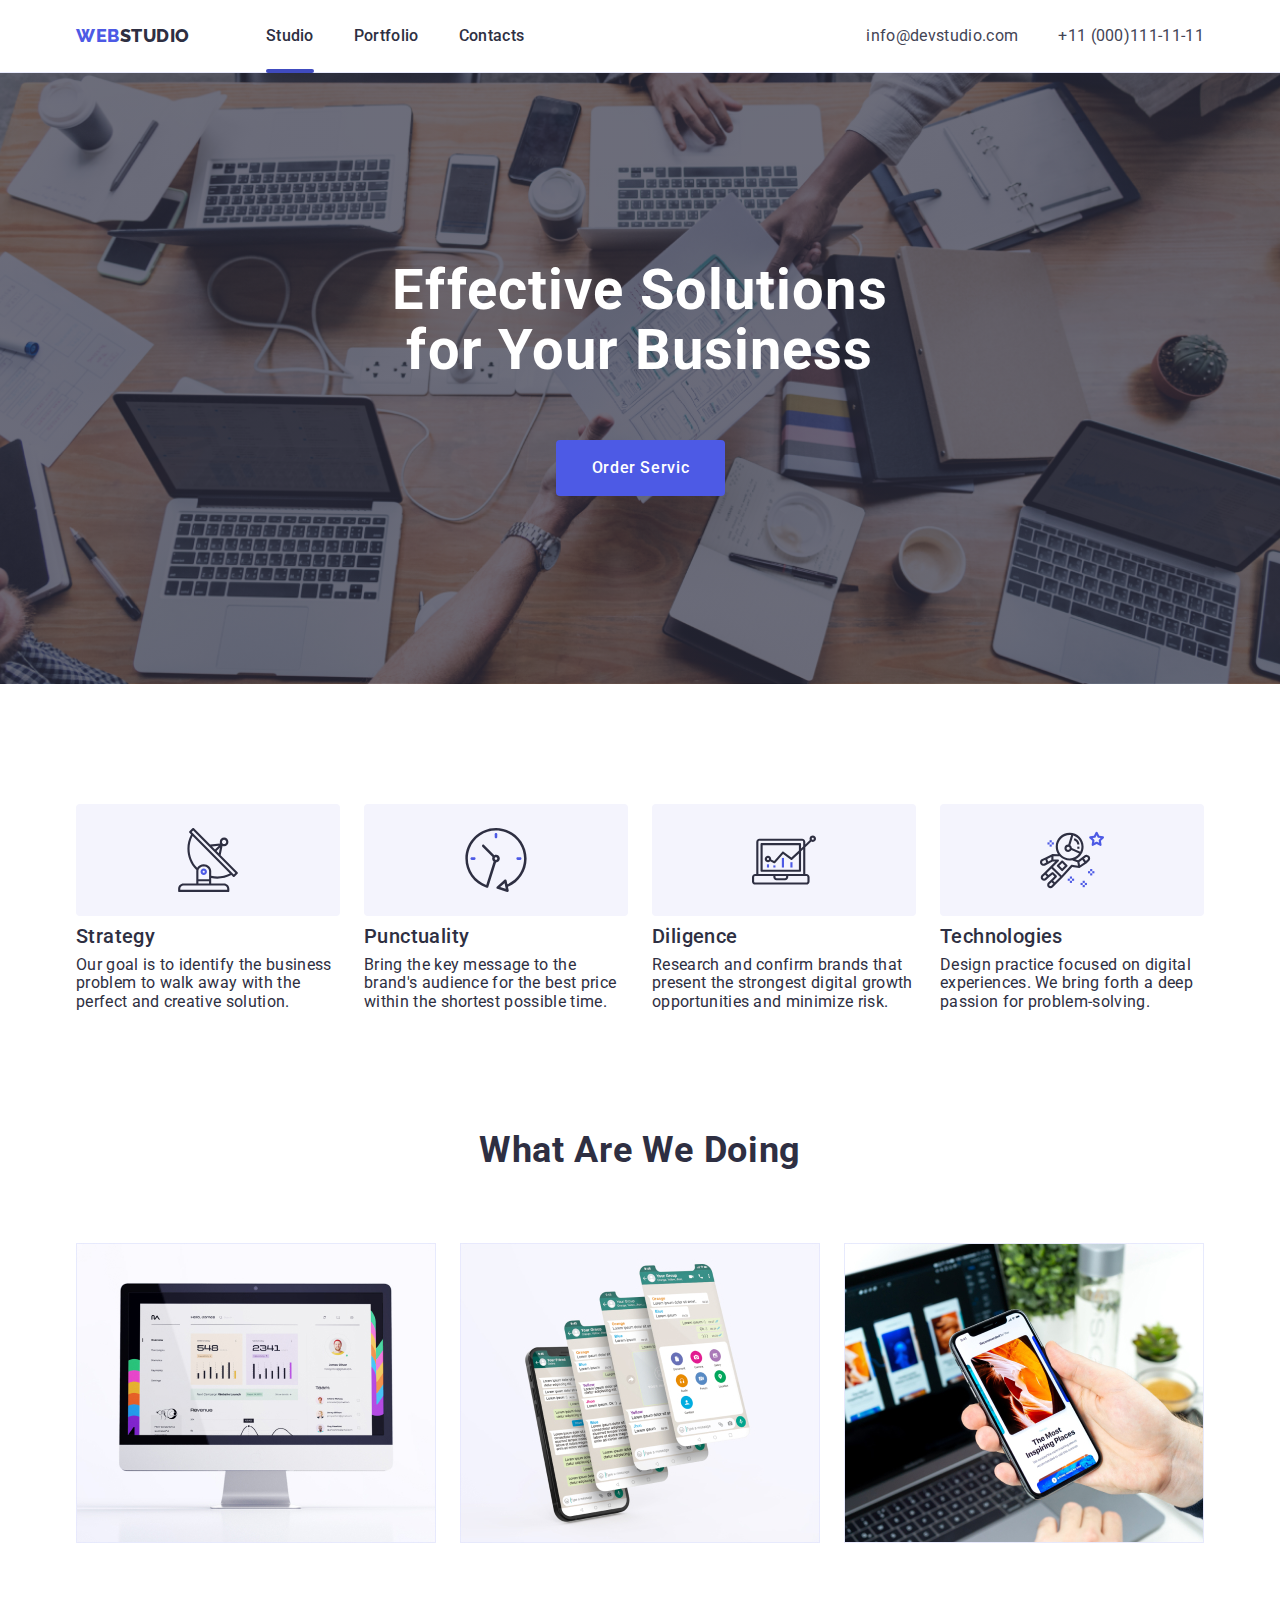
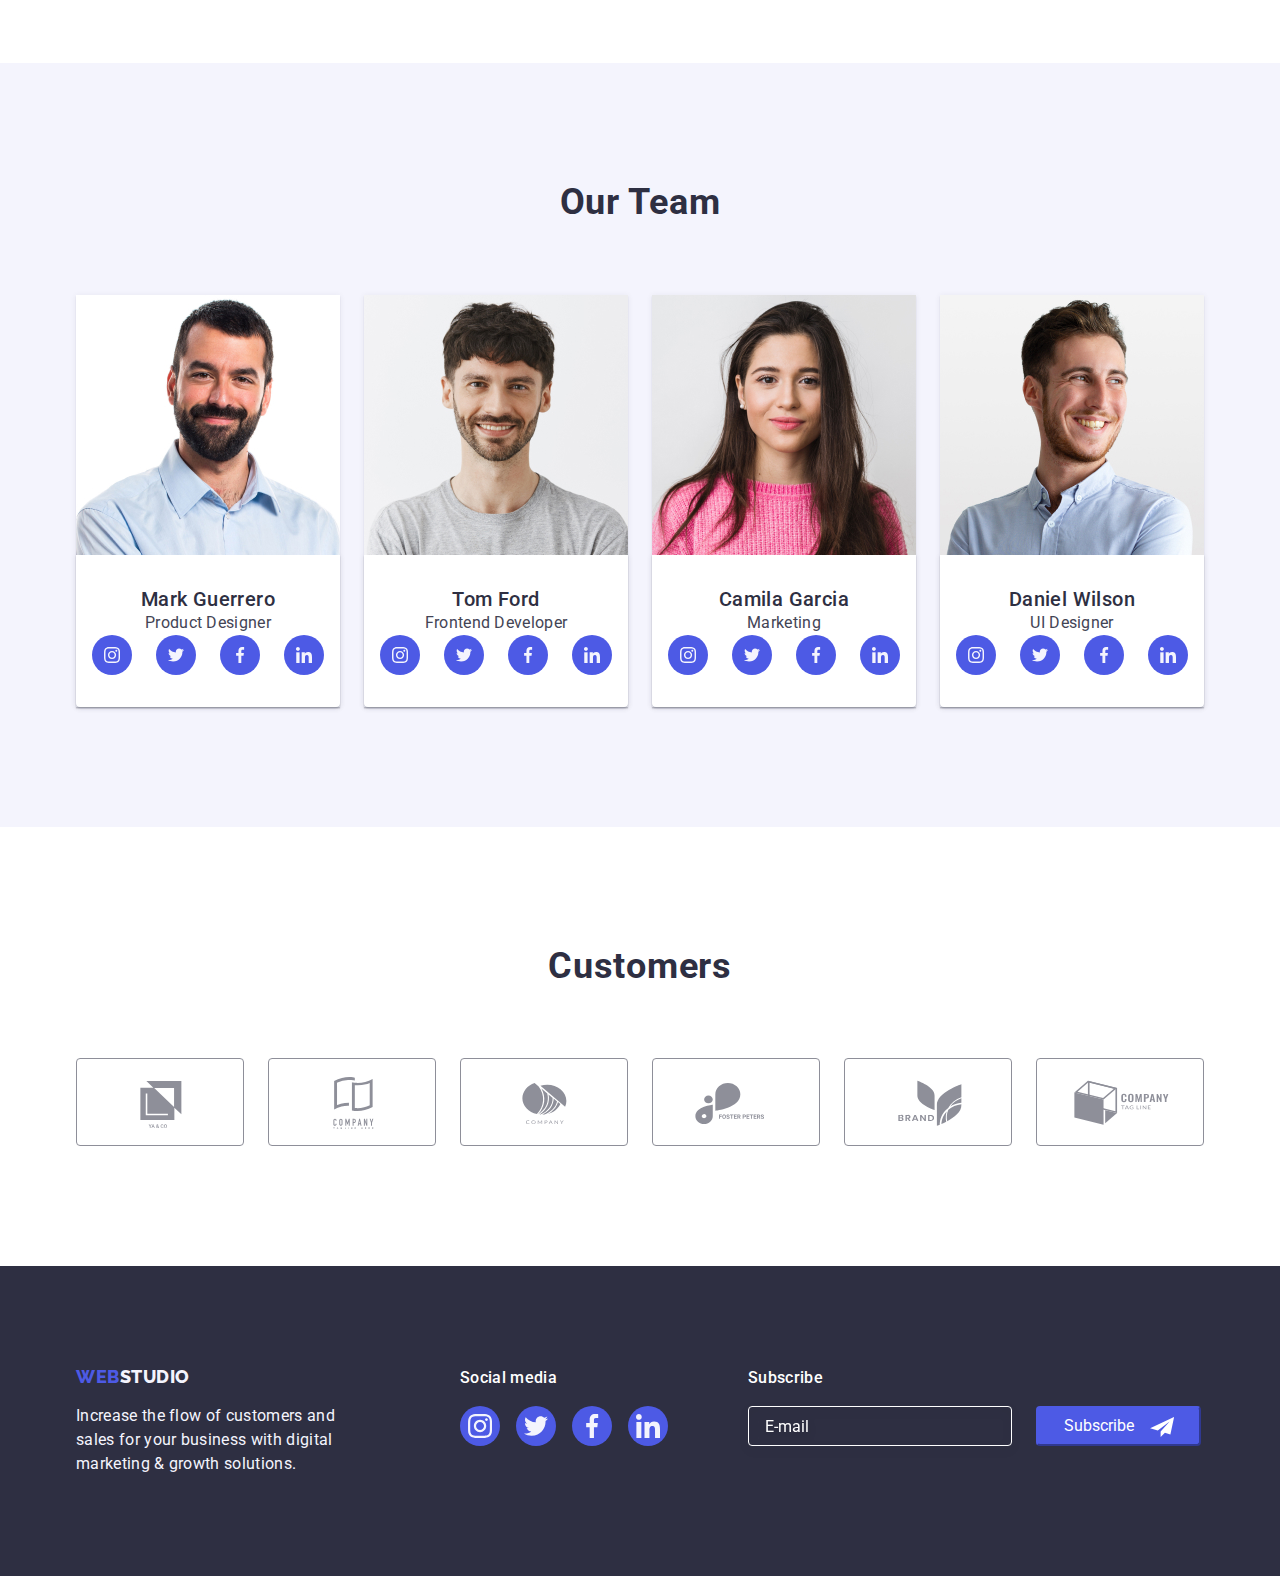
<file: index.html>
<!DOCTYPE html>
<html lang="en">

<head>
    <meta charset="UTF-8">
    <meta http-equiv="X-UA-Compatible" content="IE=edge">
    <meta name="viewport" content="width=device-width, initial-scale=1.0">
    <title>Document</title>
    <!-- fonts -->
    <link rel="preconnect" href="https://fonts.googleapis.com">
    <link rel="preconnect" href="https://fonts.gstatic.com" crossorigin>
    <link href="https://fonts.googleapis.com/css2?family=Raleway:wght@800&family=Roboto:wght@400;500;700&display=swap"
        rel="stylesheet">
    <link rel="stylesheet"
        href="https://cdnjs.cloudflare.com/ajax/libs/modern-normalize/1.1.0/modern-normalize.min.css" />
    <link rel="stylesheet" href="./css/style.css">

</head>

<body>


    <header class="header ">
        <div class="header-container container">
            <nav class="header-nav">
                <a class="header-logo link" href="./index.html">Web<span class="logo-studio ">Studio</span>
                </a>
                <ul class="header-im list">
                    <li class="header-item"><a class="header-items carrent link" href="./index.html">Studio</a></li>
                    <li class="header-item"><a class="header-items  link" href="./portfolio.html">Portfolio</a></li>
                    <li class="header-item"><a class="header-items  link" href="">Contacts</a></li>
                </ul>
            </nav>
            <address class="contacts list">
                <ul class="address-header list">
                    <li class="header-item-addres link"><a class="header-email link "
                            href="mailto:info@devstudio.com">info@devstudio.com</a></li>
                    <li class="header-item-addres link"><a class="header-email link " href="tel:+110001111111">+11
                            (000)111-11-11</a></li>
                </ul>
            </address>


        </div>
    </header>

    <main>
        <section class="main-section ">
            <div class="container">
                <h1 class="main-title">Effective Solutions
                    for Your Business</h1>
                <button class="btn" type="button" data-modal-open> Order Servic</button>
            </div>
        </section>

        <section class="main-box">
            <div class="container">

                <h2 class="advantages" hidden>No content</h2>


                <ul class="iteam-list list">


                    <li class="section-two">
                        <div class="svg-box">
                            <svg class="" width="64" height="64">
                                <use href="./images/icons.svg#icon-antenna"></use>
                            </svg>
                        </div>
                        <h3 class="main-caption"> Strategy</h3>
                        <p class="main-txt">Our goal is to identify the business
                            problem to walk away with the perfect and creative solution. </p>

                    </li>



                    <li class="section-two">
                        <div class="svg-box">

                            <svg class="" width="64" height="64">
                                <use href="./images/icons.svg#icon-clock"></use>
                            </svg>
                        </div>
                        <h3 class="main-caption"> Punctuality</h3>
                        <p class="main-txt">Bring the key message to the brand's audience for the best price
                            within
                            the
                            shortest possible
                            time.</p>

                    </li>



                    <li class=" section-two">
                        <div class="svg-box">
                            <svg class="" width="64" height="64">
                                <use href="./images/icons.svg#icon-diagram"></use>
                            </svg>
                        </div>
                        <h3 class="main-caption"> Diligence</h3>
                        <p class="main-txt">Research and confirm brands that present the strongest digital
                            growth
                            opportunities and minimize
                            risk.</p>

                    </li>



                    <li class=" section-two">
                        <div class="svg-box">

                            <svg class="" width="64" height="64">
                                <use href="./images/icons.svg#icon-astronaut"></use>
                            </svg>
                        </div>
                        <h3 class="main-caption"> Technologies</h3>
                        <p class="main-txt">Design practice focused on digital experiences. We bring forth a
                            deep
                            passion
                            for
                            problem-solving.</p>
                    </li>

                </ul>
            </div>

        </section>



        <section class="section-img section">
            <div class="container">
                <h2 class="main-sabject">What are we doing</h2>
                <ul class="section-doing list">
                    <li class="iteam-doing"><img src="./images/doing1.jpg" alt="photo" width="360"></li>
                    <li class="iteam-doing"><img src="./images/doing2.jpg" alt="photo" width="360"></li>
                    <li class="iteam-doing"><img src="./images/doing3.jpg" alt="photo" width="360"></li>
                </ul>
            </div>
        </section>



        <section class="section-the-end section">
            <div class="container">
                <h2 class="main-sabject">Our Team</h2>
                <ul class="team-list list">

                    <li class="section-end">
                        <img src="./images/team1.jpg" alt="team" width="264">
                        <div class="my-team ">
                            <h3 class="end-caption">Mark Guerrero</h3>
                            <p class="end-txt">Product Designer</p>
                            <ul class="social-network-list list">
                                <li class="social-network-iteam">
                                    <a class="social-network-link" href="">
                                        <svg class="social-network-svg" width="16" height="16">
                                            <use href="./images/icons.svg#icon-instagram"></use>
                                        </svg>
                                    </a>
                                </li>
                                <li class="social-network-iteam">
                                    <a class="social-network-link" href="">
                                        <svg class="social-network-svg" width="16" height="16">
                                            <use href="./images/icons.svg#icon-twitter"></use>
                                        </svg>
                                    </a>
                                </li>
                                <li class="social-network-iteam">
                                    <a class="social-network-link" href="">
                                        <svg class="social-network-svg" width="16" height="16">
                                            <use href="./images/icons.svg#icon-facebook"></use>
                                        </svg>
                                    </a>
                                </li>
                                <li class="social-network-iteam">
                                    <a class="social-network-link" href="">
                                        <svg class="social-network-svg" width="16" height="16">
                                            <use href="./images/icons.svg#icon-linkedin"></use>
                                        </svg>
                                    </a>
                                </li>

                            </ul>
                        </div>

                    </li>






                    <li class="section-end">
                        <img src="./images/team2.jpg" alt="team" width="264">
                        <div class="my-team ">
                            <h3 class="end-caption">Tom Ford</h3>
                            <p class="end-txt">Frontend Developer</p>
                            <ul class="social-network-list list">
                                <li class="social-network-iteam">
                                    <a class="social-network-link" href="">
                                        <svg class="social-network-svg" width="16" height="16">
                                            <use href="./images/icons.svg#icon-instagram"></use>
                                        </svg>
                                    </a>
                                </li>
                                <li class="social-network-iteam">
                                    <a class="social-network-link" href="">
                                        <svg class="social-network-svg" width="16" height="16">
                                            <use href="./images/icons.svg#icon-twitter"></use>
                                        </svg>
                                    </a>
                                </li>
                                <li class="social-network-iteam">
                                    <a class="social-network-link" href="">
                                        <svg class="social-network-svg" width="16" height="16">
                                            <use href="./images/icons.svg#icon-facebook"></use>
                                        </svg>
                                    </a>
                                </li>
                                <li class="social-network-iteam">
                                    <a class="social-network-link" href="">
                                        <svg class="social-network-svg" width="16" height="16">
                                            <use href="./images/icons.svg#icon-linkedin"></use>
                                        </svg>
                                    </a>
                                </li>

                            </ul>
                        </div>
                    </li>


                    <li class="section-end">
                        <img src=" ./images/team3.jpg" alt="team" width="264">
                        <div class="my-team ">
                            <h3 class="end-caption">Camila Garcia</h3>
                            <p class="end-txt">Marketing</p>
                            <ul class="social-network-list list">
                                <li class="social-network-iteam">
                                    <a class="social-network-link" href="">
                                        <svg class="social-network-svg" width="16" height="16">
                                            <use href="./images/icons.svg#icon-instagram"></use>
                                        </svg>
                                    </a>
                                </li>
                                <li class="social-network-iteam">
                                    <a class="social-network-link" href="">
                                        <svg class="social-network-svg" width="16" height="16">
                                            <use href="./images/icons.svg#icon-twitter"></use>
                                        </svg>
                                    </a>
                                </li>
                                <li class="social-network-iteam">
                                    <a class="social-network-link" href="">
                                        <svg class="social-network-svg" width="16" height="16">
                                            <use href="./images/icons.svg#icon-facebook"></use>
                                        </svg>
                                    </a>
                                </li>
                                <li class="social-network-iteam">
                                    <a class="social-network-link" href="">
                                        <svg class="social-network-svg" width="16" height="16">
                                            <use href="./images/icons.svg#icon-linkedin"></use>
                                        </svg>
                                    </a>
                                </li>

                            </ul>
                        </div>
                    </li>


                    <li class="section-end">
                        <img src="./images/team4.jpg" alt="team" width="264">
                        <div class="my-team ">
                            <h3 class="end-caption">Daniel Wilson</h3>
                            <p class="end-txt">UI Designer</p>
                            <ul class="social-network-list list">
                                <li class="social-network-iteam">
                                    <a class="social-network-link" href="">
                                        <svg class="social-network-svg" width="16" height="16">
                                            <use href="./images/icons.svg#icon-instagram"></use>
                                        </svg>
                                    </a>
                                </li>
                                <li class="social-network-iteam">
                                    <a class="social-network-link" href="">
                                        <svg class="social-network-svg" width="16" height="16">
                                            <use href="./images/icons.svg#icon-twitter"></use>
                                        </svg>
                                    </a>
                                </li>
                                <li class="social-network-iteam">
                                    <a class="social-network-link" href="">
                                        <svg class="social-network-svg" width="16" height="16">
                                            <use href="./images/icons.svg#icon-facebook"></use>
                                        </svg>
                                    </a>
                                </li>
                                <li class="social-network-iteam">
                                    <a class="social-network-link" href="">
                                        <svg class="social-network-svg" width="16" height="16">
                                            <use href="./images/icons.svg#icon-linkedin"></use>
                                        </svg>
                                    </a>
                                </li>

                            </ul>
                        </div>
                    </li>

                </ul>
            </div>
        </section>


        <section class="customers ">
            <div class="customers-box container">
                <h2 class="titel-customers">Customers</h2>
                <ul class="customers-list list">
                    <li class="customers-iteam">
                        <a class="customers-link" href="">
                            <svg class="five-section" width="104" height="56">
                                <use href="./images/icons.svg#icon-Logo1"></use>
                            </svg>
                        </a>
                    </li>
                    <li class="customers-iteam">
                        <a class="customers-link" href="">
                            <svg class="five-section" width="104" height="56">
                                <use href="./images/icons.svg#icon-Logo2"></use>
                            </svg>
                        </a>
                    </li>
                    <li class="customers-iteam">
                        <a class="customers-link" href="">
                            <svg class="five-section" width="104" height="56">
                                <use href="./images/icons.svg#icon-Logo3"></use>
                            </svg>
                        </a>
                    </li>
                    <li class="customers-iteam">
                        <a class="customers-link" href="">
                            <svg class="five-section" width="104" height="56">
                                <use href="./images/icons.svg#icon-Logo4"></use>
                            </svg>
                        </a>
                    </li>
                    <li class="customers-iteam">
                        <a class="customers-link" href="">
                            <svg class="five-section" width="104" height="56">
                                <use href="./images/icons.svg#icon-Logo5"></use>
                            </svg>
                        </a>
                    </li>
                    <li class="customers-iteam">
                        <a class="customers-link" href="">
                            <svg class="five-section" width="104" height="56">
                                <use href="./images/icons.svg#icon-client6"></use>
                            </svg>
                        </a>
                    </li>
                </ul>

            </div>
        </section>


    </main>



    <footer class="portfolio section">
        <div class="footer-container container">
            <div class="paragraph-link-footer">
                <a class="header-logo-end link" href="./index.html">Web<span class="logo-studio-end">Studio</span>
                </a>
                <p class="main-text">Increase the flow of customers and sales for your business with digital marketing &
                    growth
                    solutions.</p>
            </div>
            <div class="social-network-footer">
                <p class="social-network-paragraph">Social media</p>
                <ul class="social-network-list-footer list">
                    <li class="social-network-iteam">
                        <a class="footer-link" href="">
                            <svg class="svg-footer" width="24" height="24">
                                <use href="./images/icons.svg#icon-instagram"></use>
                            </svg>
                        </a>
                    </li>
                    <li class="social-network-iteam">
                        <a class=" footer-link" href="">
                            <svg class="svg-footer" width="24" height="24">
                                <use href="./images/icons.svg#icon-twitter"></use>
                            </svg>
                        </a>
                    </li>
                    <li class="social-network-iteam">
                        <a class=" footer-link" href="">
                            <svg class="svg-footer" width="24" height="24">
                                <use href="./images/icons.svg#icon-facebook"></use>
                            </svg>
                        </a>
                    </li>
                    <li class="social-network-iteam">
                        <a class=" footer-link" href="">
                            <svg class="svg-footer" width="24" height="24">
                                <use href="./images/icons.svg#icon-linkedin"></use>
                            </svg>
                        </a>
                    </li>
                </ul>
            </div>

            <div class="form-btn">
                <p class="txt-form">Subscribe</p>
                <form class="form" action="">
                    <input class="input-footer" type="email" name="user" placeholder="E-mail" aria-label="email" id="form-footer">
                    <button class="form-btn-footer" type="submit">Subscribe
                        <svg class="form-svg" width="24" height="20">
                            <use href="./images/icons.svg#icon-icon-send"></use>
                        </svg>

                    </button>
                </form>

            </div>


        </div>
    </footer>



    <!-- Modal window -->
    <div class="backdrop is-hidden" data-modal>
        <div class="modal">


        

                <form class="" action="">
                    <strong class="titel-modal">Leave your contacts and we will call you back</strong>



                    <label class="modal-label one-label" for="name">Name</label>
                    <div class="form-one">

                        <input class="inpunt-modal" type="text" name="name" required id="name">
                        <svg class="svg-modal" width="12" height="12">
                            <use href="./images/icons.svg#icon-name"></use>
                        </svg>
                    </div>


                    <label class="modal-label" for="phone">Phone</label>
                    <div class="form-one">

                        <input class="inpunt-modal" type="tel" name="phone" required id="phone">
                        <svg class="svg-modal" width="13" height="13">
                            <use href="./images/icons.svg#icon-phone"></use>
                        </svg>
                    </div>


                    <label class="modal-label" for="email">Email</label>
                    <div class="form-one">

                        <input class="inpunt-modal" type="email" name="email" required id="email">
                        <svg class="svg-modal" width="15" height="12">
                            <use href="./images/icons.svg#icon-email"></use>
                        </svg>
                    </div>

                    <label class="modal-label-list" for="comment">Comment</label>
                    <textarea class="textarea" name="Comment" id="comment" rows="5" placeholder="Text input"></textarea>

                    <label class="modal-label-end">
                        <input class="checkbox" type="checkbox" name="checkbox" id="">
                        <span class="under-paragraph"> I accept the terms and conditions of the<a class="modal-end-link"
                                href="">Privacy
                                Policy</a></span>
                    </label>

                    <button class="madal-btn" type="submit">Send</button>
                    <button type="button" class="modal-btn" data-modal-close>
                        <svg class="modal-icon" width="8" height="8">
                            <use href="./images/icons.svg#icon-close-black"></use>
                        </svg>
                    </button>
                </form>
        </div>
    </div>

    <script src="./js/modal.js"></script>
</body>


</html>
</file>
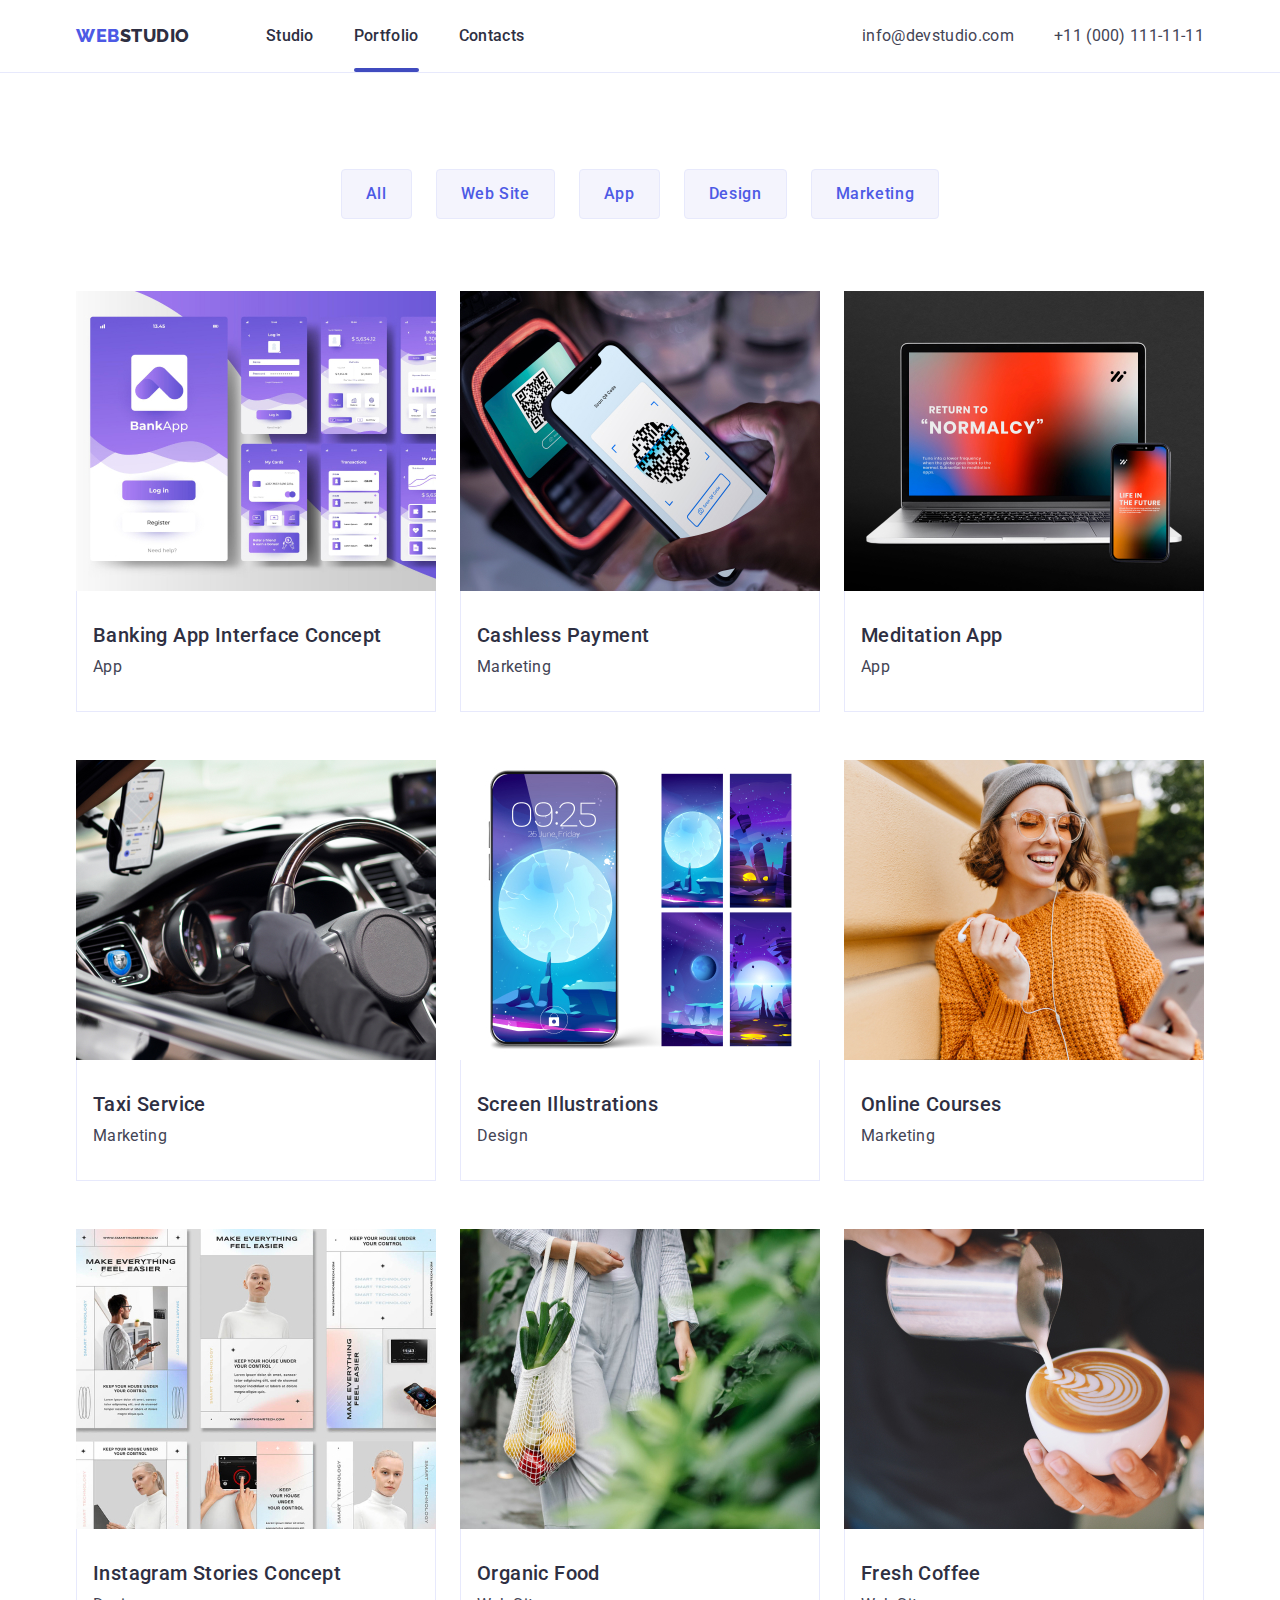
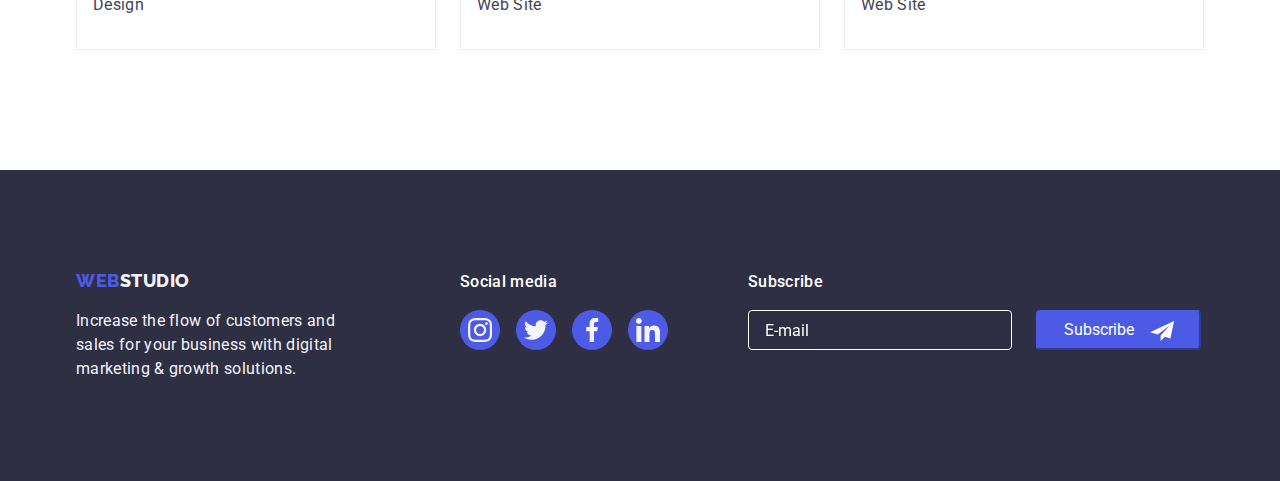
<file: portfolio.html>
<!DOCTYPE html>
<html lang="en">

<head>
    <meta charset="UTF-8">
    <meta http-equiv="X-UA-Compatible" content="IE=edge">
    <meta name="viewport" content="width=device-width, initial-scale=1.0">
    <title>Document</title>

    <!-- fonts -->
    <link rel="preconnect" href="https://fonts.googleapis.com">
    <link rel="preconnect" href="https://fonts.gstatic.com" crossorigin>
    <link href="https://fonts.googleapis.com/css2?family=Raleway:wght@800&family=Roboto:wght@400;500;700&display=swap"
        rel="stylesheet">
    <link rel="stylesheet"
        href="https://cdnjs.cloudflare.com/ajax/libs/modern-normalize/1.1.0/modern-normalize.min.css" />
    <link rel="stylesheet" href="./css/style.css">

</head>


<body>

    <header class="header-portfolia">
        <div class="footer-div container">
            <!-- початок -->
            <nav class="nav-portfolia list">
                <a class="logo-portfolio link" href="./index.html">Web<span class="logo-span">Studio</span>
                </a>
                <ul class="portfolio-list list">
                    <li><a class="portfolio-navigation link" href="./index.html">Studio</a></li>
                    <li><a class="portfolio-navigation carrent link" href="./portfolio.html">Portfolio</a></li>
                    <li><a class="portfolio-navigation link" href="">Contacts</a></li>
                </ul>
            </nav>
            <address class="portfolio-addres">
                <ul class="address-list list">
                    <li><a class="address-navigation link" href="mailto:info@devstudio.com">info@devstudio.com</a></li>
                    <li><a class="address-navigation link" href="tel:+110001111111">+11 (000) 111-11-11</a></li>
                </ul>
            </address>
        </div>
    </header>

    <main class="main-portfolia">
        <section class="section-portfolio">
            <div class="container">
                <h1 class="advantages" hidden>No content</h1>
                <ul class="portfolio-button list">
                    <li><button class="navigation-button" type="button">All</button></li>
                    <li><button class="navigation-button" type="button">Web Site</button></li>
                    <li><button class="navigation-button" type="button">App</button></li>
                    <li><button class="navigation-button" type="button">Design</button></li>
                    <li><button class="navigation-button" type="button">Marketing</button></li>
                </ul>
                <!-- section1 -->
                <ul class="items-portfolio list">
                    <li class="iteams link">
                        <a class="section-portfolio-link link" href="">
                            <div class="poster">

                                <img src="./images/img.jpg" alt="App" width="360">

                                <div class="overlay">
                                    <p class="overlay-lable">
                                        14 Stylish and User-Friendly App Design Concepts · Task
                                        Manager App · Calorie Tracker App · Exotic Fruit Ecommerce
                                        App · Cloud Storage App
                                    </p>
                                </div>
                            </div>
                            <div class="library-portfolio">
                                <h2 class=" subject-portfolio">Banking App Interface Concept</h2>
                                <p class="paragraph-text">App</p>
                            </div>

                        </a>
                    </li>

                    <li class="iteams link">
                        <a class="section-portfolio-link link" href="">
                            <div class="poster">

                                <img src="./images/img1.jpg" alt="Marketing" width="360">


                                <div class="overlay">
                                    <p class="overlay-lable">
                                        14 Stylish and User-Friendly App Design Concepts · Task
                                        Manager App · Calorie Tracker App · Exotic Fruit Ecommerce
                                        App · Cloud Storage App
                                    </p>
                                </div>

                            </div>
                            <div class="library-portfolio">
                                <h2 class=" subject-portfolio">Cashless Payment</h2>
                                <p class="paragraph-text">Marketing</p>
                            </div>
                        </a>
                    </li>
                    <li class="iteams link">
                        <a class="section-portfolio-link link" href="">
                            <div class="poster">

                                <img src="./images/img2.jpg" alt="App" width="360">
                                <div class="overlay">
                                    <p class="overlay-lable">
                                        14 Stylish and User-Friendly App Design Concepts · Task
                                        Manager App · Calorie Tracker App · Exotic Fruit Ecommerce
                                        App · Cloud Storage App
                                    </p>
                                </div>
                            </div>
                            <div class="library-portfolio">
                                <h2 class=" subject-portfolio">Meditation App</h2>
                                <p class="paragraph-text">App</p>
                            </div>
                        </a>

                    </li>
                    <!-- section2 -->
                    <li class="iteams link">
                        <a class="section-portfolio-link link" href="">
                            <div class="poster">

                                <img src="./images/imgsection1.jpg" alt="Marketing" width="360">
                                <div class="overlay">
                                    <p class="overlay-lable">
                                        14 Stylish and User-Friendly App Design Concepts · Task
                                        Manager App · Calorie Tracker App · Exotic Fruit Ecommerce
                                        App · Cloud Storage App
                                    </p>
                                </div>
                            </div>
                            <div class="library-portfolio">
                                <h2 class=" subject-portfolio">Taxi Service</h2>
                                <p class="paragraph-text">Marketing</p>
                            </div>


                        </a>
                    </li>
                    <li class="iteams link">
                        <a class="section-portfolio-link link" href="">
                            <div class="poster">
                                <img src="./images/imgsection2.jpg" alt="Design" width="360">
                                <div class="overlay">
                                    <p class="overlay-lable">
                                        14 Stylish and User-Friendly App Design Concepts · Task
                                        Manager App · Calorie Tracker App · Exotic Fruit Ecommerce
                                        App · Cloud Storage App
                                    </p>
                                </div>
                            </div>
                            <div class="library-portfolio">
                                <h2 class=" subject-portfolio">Screen Illustrations</h2>
                                <p class="paragraph-text">Design</p>
                            </div>

                        </a>
                    </li>
                    <li class="iteams link">
                        <a class="section-portfolio-link link" href="">
                            <div class="poster">
                                <img src="./images/imgsection3.jpg" alt="Marketing" width="360">
                                <div class="overlay">
                                    <p class="overlay-lable">
                                        14 Stylish and User-Friendly App Design Concepts · Task
                                        Manager App · Calorie Tracker App · Exotic Fruit Ecommerce
                                        App · Cloud Storage App
                                    </p>
                                </div>
                            </div>
                            <div class="library-portfolio">
                                <h2 class=" subject-portfolio">Online Courses</h2>
                                <p class="paragraph-text">Marketing</p>
                            </div>
                        </a>

                    </li>
                    <!-- section3 -->
                    <li class="iteams link">
                        <a class="section-portfolio-link link" href="">
                            <div class="poster">
                                <img src="./images/imgbox1.jpg" alt="Design" width="360">
                                <div class="overlay">
                                    <p class="overlay-lable">
                                        14 Stylish and User-Friendly App Design Concepts · Task
                                        Manager App · Calorie Tracker App · Exotic Fruit Ecommerce
                                        App · Cloud Storage App
                                    </p>
                                </div>
                            </div>
                            <div class="library-portfolio">
                                <h2 class=" subject-portfolio">Instagram Stories Concept</h2>
                                <p class="paragraph-text">Design</p>
                            </div>

                        </a>
                    </li>
                    <li class="iteams link">


                        <a class="section-portfolio-link link" href="">
                            <div class="poster">
                                <img src="./images/imgbox2.jpg" alt="Web Site" width="360">
                                <div class="overlay">
                                    <p class="overlay-lable">
                                        14 Stylish and User-Friendly App Design Concepts · Task
                                        Manager App · Calorie Tracker App · Exotic Fruit Ecommerce
                                        App · Cloud Storage App
                                    </p>
                                </div>
                            </div>
                            <div class="library-portfolio">
                                <h2 class=" subject-portfolio">Organic Food</h2>
                                <p class="paragraph-text">Web Site</p>
                            </div>

                        </a>

                    </li>
                    <li class="iteams link">

                        <a class="section-portfolio-link link" href="">
                            <div class="poster">
                                <img src="./images/imgbox3.jpg" alt="Web Site" width="360">
                                <div class="overlay">
                                    <p class="overlay-lable">
                                        14 Stylish and User-Friendly App Design Concepts · Task
                                        Manager App · Calorie Tracker App · Exotic Fruit Ecommerce
                                        App · Cloud Storage App
                                    </p>
                                </div>
                            </div>
                            <div class="library-portfolio">
                                <h2 class=" subject-portfolio">Fresh Coffee</h2>
                                <p class="paragraph-text">Web Site</p>
                            </div>

                        </a>
                    </li>
                </ul>
            </div>
        </section>

    </main>
    <footer class="portfolio-footer">
        <div class="footer-container container">
            <div class="paragraph-link-footer">
                <a class="logo-beginning link" href="./index.html">Web<span class="logo-end link">Studio</span>
                </a>
                <p class="end-text">Increase the flow of customers and sales for your business with digital marketing &
                    growth
                    solutions.</p>
            </div>
            <div class="social-network-footer">
                <p class="social-network-paragraph">Social media</p>
                <ul class="social-network-list-footer list">
                    <li class="social-network-iteam">
                        <a class="footer-link" href="">
                            <svg class="svg-footer" width="24" height="24">
                                <use href="./images/icons.svg#icon-instagram"></use>
                            </svg>
                        </a>
                    </li>
                    <li class="social-network-iteam">
                        <a class=" footer-link" href="">
                            <svg class="svg-footer" width="24" height="24">
                                <use href="./images/icons.svg#icon-twitter"></use>
                            </svg>
                        </a>
                    </li>
                    <li class="social-network-iteam">
                        <a class=" footer-link" href="">
                            <svg class="svg-footer" width="24" height="24">
                                <use href="./images/icons.svg#icon-facebook"></use>
                            </svg>
                        </a>
                    </li>
                    <li class="social-network-iteam">
                        <a class=" footer-link" href="">
                            <svg class="svg-footer" width="24" height="24">
                                <use href="./images/icons.svg#icon-linkedin"></use>
                            </svg>
                        </a>
                    </li>
                </ul>
            </div>
            <div class="form-btn">
                <p class="txt-form">Subscribe</p>
                <form class="form" action="">
                    <label class="label-footer" for="form-footer"></label>
                    <input class="input-footer" type="email" name="user" placeholder="E-mail" id="form-footer">
                    <button class="form-btn-footer" type="submit">Subscribe
                        <svg class="form-svg" width="24" height="20">
                            <use href="./images/icons.svg#icon-icon-send"></use>
                        </svg>

                    </button>
                </form>

            </div>

        </div>
    </footer>



</body>

</html>
</file>
<file: css/style.css>
/**
  |============================
  | палитра кольорів
  |============================
*/

:root {
	--iris: #4d5ae5;
	--ocean: #404bbf;
	--navy-blue: #2e2f42;
	--green: #31d0aa;
	--slate: #434455;
	--light-slate: #8e8f99;
	--cornflower: #e7e9fc;
	--cloud: #f4f4fd;
	--navy-blue-modal: #2e2f42;
	--grey: #2e2f42;
	--white: #ffffff;
	--dairy: #fcfcfc;



	/* color text */

	--addres-txt-cl: var(--slate);
	--main-txt-cl: var(--navy-blue);
	--main-caption-cl: var(--dairy);
	--main-btn-color: var(--iris);
	--portfolio-btn-cl: var(--cloud)
}

/* list,link h,p and img */

.list {
	list-style: none;

}

.link {
	text-decoration: none
}

p,
h1,
h2,
h3,
h4,
h5 {
	margin: 0;
}

img {
	display: block;

}

ul {
	margin: 0;
	padding-left: 0;
}

/* container  */
.container {
	width: 1158px;
	margin-left: auto;
	margin-right: auto;
	padding-left: 15px;
	padding-right: 15px;
}



body {
	background-color: #ffffff;
	color: #434455;
	font-family: "Roboto", sans-serif;
}

.section {
	padding-top: 120px;
	padding-bottom: 120px;
}

/**
  |============================
  | header-hover
  |============================
*/
/* logo */
.header-logo {
	color: var(--main-btn-color);
	text-transform: uppercase;
	letter-spacing: 0.03em;
	line-height: 1.17;
	font-size: 18px;
	font-weight: 800;
	display: flex;
	flex-direction: row;
	align-items: center;
	padding: 0px;
	font-family: "Raleway", sans-serif;
	text-decoration: none;
	margin-right: 24px;

}

.logo-studio {
	color: var(--main-txt-cl);

}

.header-container {
	display: flex;
	align-items: center;

}

.header {
	box-shadow: 0px 2px 1px rgba(46, 47, 66, 0.08), 0px 1px 1px rgba(46, 47, 66, 0.16), 0px 1px 6px rgba(46, 47, 66, 0.08);
}

/**
   |============================
   | hover
   |============================
 */
.header-items:hover {
	color: #404bbf;
}


.header-email:hover {
	color: #404bbf;

}

.btn:hover,
.btn:focus {
	background-color: #404bbf;

}



/* portfolio */





/* button */
.navigation-button:hover,
.navigation-button:focus {
	color: #FFFFFF;
	background-color: #404BBF;
	box-shadow: 0px 3px 1px rgba(0, 0, 0, 0.1), 0px 2px 1px rgba(0, 0, 0, 0.08), 0px 2px 2px rgba(0, 0, 0, 0.12);
	border: 1px solid transparent;
}




/* social-network */







/* footer */

.footer-link:hover,
.footer-link:focus {
	background-color: #31d0aa;


}



/**
  |============================
  | focus
  |============================
*/
/* html  */


.header-items:focus {
	color: #404bbf;

}



.header-address:focus {
	color: #404bbf;
}

.header-email:focus {
	color: #404bbf;
}

/* section1 */


/* portfolio */


.address-navigation:focus,
.address-navigation:hover {
	color: #404bbf;

}




/* social-network */
.social-network-link:focus,
.social-network-link:hover {
	background-color: #404bbf;

}

/* customers */
.customers-link:focus,
.customers-link:hover {
	border-color: #404bbf;
	color: #404bbf;

}

/* footer  */




/**

  | Header style
  |============================
*/

.header {
	border-bottom: 1px solid #e7e9fc;

}

.header-nav {
	display: flex;
	margin-right: auto;
	align-items: center;
}


.header-logo {
	margin-right: 76px;
}

.header-im {
	display: flex;
	gap: 40px;
}

.header-item {}

.header-items {
	font-style: normal;
	font-weight: 500;
	font-size: 16px;
	line-height: 1.5;
	letter-spacing: 0.02em;
	color: var(--main-txt-cl);
	text-decoration: none;
	display: block;
	padding-top: 24px;
	padding-bottom: 24px;
	position: relative;
	transition: 250ms;
	transition-timing-function: cubic-bezier(0.4, 0, 0.2, 1);
}


.header-items::after {
	content: '';

	display: block;
	width: 100%;
	height: 4px;

	border-radius: 2px;
	position: absolute;
	bottom: -1px;
	left: 0;
}

.header-items.carrent::after,
.header-items:hover::after,
.header-items:focus::after {
	background-color: #404BBF;
	transition: 250ms;
	transition-timing-function: cubic-bezier(0.4, 0, 0.2, 1);
}



.address-header {
	display: flex;
	gap: 40px;
}

.contacts {
	font-style: normal;
}




.header-email {
	font-style: normal;
	font-weight: 400;
	font-size: 16px;
	line-height: 1.5;
	letter-spacing: 0.02em;
	color: var(--addres-txt-cl);
	text-decoration: none;
	display: block;
	padding-bottom: 24px;
	padding-top: 24px;

	transition: 250ms;
	transition-timing-function: cubic-bezier(0.4, 0, 0.2, 1);
}



/**
  |============================
  |  section1 style
  |============================
*/
.iteam-list {
	display: flex;
	gap: 24px;
}

.main-section {
	max-width: 1440px;
	margin-left: auto;
	margin-right: auto;
	background-image: linear-gradient(rgba(46, 47, 66, 0.7), rgba(46, 47, 66, 0.7)), url(../images/people-office.jpg);
	padding-top: 188px;
	padding-bottom: 188px;
	background-repeat: no-repeat;
	background-position: center;
	background-size: cover;
}

.main-title {
	font-style: normal;
	font-weight: 700;
	font-size: 56px;
	line-height: 1.07;
	text-align: center;
	letter-spacing: 0.02em;
	color: #ffffff;
	max-width: 496px;
	margin-left: 316px;
}

.btn {
	font-style: normal;
	font-weight: 500;
	font-size: 16px;
	line-height: 1.5;
	align-items: center;
	letter-spacing: 0.04em;
	color: #ffffff;
	background-color: var(--main-btn-color);
	font-family: "Roboto", sans-serif;
	cursor: pointer;
	display: block;
	margin-left: 480px;
	margin-top: 59px;
	min-width: 169px;
	height: 56px;
	border: none;
	border-radius: 4px;

	transition: 250ms;
	transition-timing-function: cubic-bezier(0.4, 0, 0.2, 1);
}

/**
   |============================
   | section2 style
   |============================
 */
.svg-sectiontwo {}

.section-two {
	color: #2E2F42;
	;
}

.svg-box {
	display: flex;
	align-items: center;
	justify-content: center;
	height: 112px;
	background-color: #f4f4fd;
	border-radius: 4px;
	margin-bottom: 8px;

}

.section-box {
	font-family: 'Roboto';
	font-style: normal;
	font-weight: 400;
	font-size: 16px;
	line-height: 24px;
	letter-spacing: 0.02em;
	color: #434455;
}

.main-box {
	padding: 120px 0;

}

.main-caption {
	font-style: normal;
	font-weight: 500;
	font-size: 20px;
	line-height: 1.2;
	letter-spacing: 0.02em;
	color: var(--main-txt-cl);
	text-transform: capitalize;
	margin-bottom: 8px;
}

.section-doing {
	display: flex;
	gap: 24px;


}

.iteam-doing {
	flex-basis: calc((100% - 48px)/3)
}

.main-txt {
	background-color: #FFFFFF;
	letter-spacing: 0.02em;
	width: 264px;
}


/* section3 or section4 style */
/* footer */


.container {
	letter-spacing: 0.02em;
}

.main-sabject {
	font-style: normal;
	font-weight: 700;
	font-size: 36px;
	line-height: 1.11;
	text-align: center;
	letter-spacing: 0.02em;
	color: var(--main-txt-cl);
	text-transform: capitalize;
	margin-bottom: 72px;
}

.team-list {
	display: flex;
	gap: 24px;

}

.end-txt {
	font-family: 'Roboto';
	font-style: normal;
	font-weight: 400;
	font-size: 16px;
	line-height: 1.5;
	text-align: center;
	letter-spacing: 0.02em;
	color: #434455;
}

.end-caption {
	font-family: 'Roboto';
	font-style: normal;
	font-weight: 500;
	font-size: 20px;
	line-height: 1.2;
	text-align: center;
	letter-spacing: 0.02em;
	color: #2E2F42;
}

.section-the-end {
	background-color: #F4F4FD;
	letter-spacing: 0.02em;
}

.section-end {
	background-color: #FFFFFF;
	width: calc((100% - 72px) / 4);
	border-radius: 0px 0px 4px 4px;
	box-shadow: 0px 1px 6px rgba(46, 47, 66, 0.08), 0px 1px 1px rgba(46, 47, 66, 0.16), 0px 2px 1px rgba(46, 47, 66, 0.08);
}

.social-network {}

.social-network-list {
	display: flex;
	justify-content: center;
	gap: 24px;
}

.social-network-iteam {}

.social-network-link {
	width: 100%;
	height: 100%;
	width: 40px;
	height: 40px;
	background-color: #4d5ae5;
	border-radius: 50%;

	display: flex;
	justify-content: center;
	align-items: center;

	transition: 250ms;
	transition-timing-function: cubic-bezier(0.4, 0, 0.2, 1);
}

.social-network-svg {
	fill: #f4f4fd;


}


.box {
	background-color: #FFFFFF;
}

.main-text {
	font-family: 'Roboto';
	font-style: normal;
	font-weight: 400;
	font-size: 16px;
	line-height: 1.5;
	letter-spacing: 0.02em;
	color: #F4F4FD;
	width: 264px;
}

.logo-studio-end {
	color: #f4f4fd;

}

.portfolio {
	background-color: #2E2F42;
	padding: 100px 0;

}

.header-logo-end {
	color: var(--main-btn-color);
	text-transform: uppercase;
	letter-spacing: 0.03em;
	line-height: 1.17;
	font-size: 18px;
	font-weight: 800;
	display: flex;
	flex-direction: row;
	align-items: center;
	padding: 0px;
	font-family: "Raleway", sans-serif;
	text-decoration: none;
	margin-right: 24px;
	margin-bottom: 17.5px;
	display: inline-block;
	margin-bottom: 16px;



}


.my-team {
	padding: 32px 0;
	box-shadow: 0px 1px 6px rgba(46, 47, 66, 0.08), 0px 1px 1px rgba(46, 47, 66, 0.16), 0px 2px 1px rgba(46, 47, 66, 0.08);
}

/* customers */

.customers {
	padding-top: 120px;
	padding-bottom: 120px;
}

.customers-box {}

.titel-customers {
	font-family: 'Roboto' sans-serif;
	font-style: normal;
	font-weight: 700;
	font-size: 36px;
	line-height: 1.1;


	text-align: center;
	letter-spacing: 0.02em;
	text-transform: capitalize;
	margin-bottom: 72px;

	/* NAVY BLUE */

	color: #2E2F42;
}

.customers-list {
	display: flex;
	gap: 24px;


}

.customers-iteam {
	width: calc((100% - 120px) / 6);
	height: 88px;

}

.customers-link {
	width: 100%;
	height: 100%;
	border: 1px solid #8e8f99;
	border-radius: 4px;
	display: flex;
	align-items: center;
	justify-content: center;
	color: #8e8f99;
	transition: 250ms;
	transition-timing-function: cubic-bezier(0.4, 0, 0.2, 1);

}

.five-section {
	fill: currentColor;
}



.social-network-footer {}

.social-network-list-footer {
	gap: 16px;
	display: flex;

}

.social-network-paragraph {
	font-family: 'Roboto' sans-serif;
	font-style: normal;
	font-weight: 500;
	font-size: 16px;
	line-height: 1.5;
	letter-spacing: 0.02em;

	color: #FFFFFF;


	margin-bottom: 16px;



}


.social-network-iteam {
	width: 40px;
	height: 40px;

}

.footer-container {
	display: flex;
	align-items: baseline;
}

.paragraph-link-footer {
	margin-right: 120px;

}

.footer-link {
	width: 100%;
	height: 100%;
	background-color: #4d5ae5;
	border-radius: 50%;
	display: flex;
	justify-content: center;
	align-items: center;
	transition: 250ms;
	transition-timing-function: cubic-bezier(0.4, 0, 0.2, 1);

}

.svg-footer {
	fill: #f4f4fd;

}

.social-network-footer {
	justify-content: center;

}



/**
  |============================
  |  Portfolia
  |============================
*/

/* header-portfolio */

.footer-div {
	display: flex;
	align-items: center;
}

.header-portfolia {
	border-bottom: 1px solid #e7e9fc;
}


/* logo portfolio  */
.logo-portfolio {
	font-family: 'Raleway', sans-serif;
	font-weight: 800;
	font-size: 18px;
	line-height: 1.17;
	letter-spacing: 0.03em;
	text-transform: uppercase;
	color: #4d5ae5;
	text-decoration: none;
	margin-right: 76px;
}

.logo-span {
	color: #2e2f42;

}



.portfolio-button {
	display: flex;
	justify-content: center;
	gap: 24px;
	margin-bottom: 72px;
}

.navigation-button {
	padding: 12px 24px;
	border: 1px solid #e7e9fc;
	border-radius: 4px;
}

.portfolio-list {
	display: flex;
	gap: 40px;

}

.portfolio-navigation {
	font-weight: 500;
	line-height: 1.5;
	letter-spacing: 0.02em;
	color: #2e2f42;
	display: block;
	padding-top: 24px;
	padding-bottom: 24px;
	position: relative;

}

.portfolio-navigation::after {
	content: '';

	display: block;
	width: 100%;
	height: 4px;


	border-radius: 2px;
	position: absolute;
	bottom: 0;
	left: 0;
}

.portfolio-navigation.carrent::after,
.portfolio-navigation:hover::after,
.portfolio-navigation:focus::after {
	background-color: #404BBF;
	transition: 250ms;
	transition-timing-function: cubic-bezier(0.4, 0, 0.2, 1);
	;

}

.portfolio-navigation:hover,
.portfolio-navigation:focus {
	transition: 250ms;
	transition: cubic-bezier(0.4, 0, 0.2, 1);
	color: #404BBF;

}

.address-list {
	display: flex;
	gap: 40px;

}


.nav-portfolia {
	display: flex;
	align-items: center;
	margin-right: auto;
}

.portfolio-addres {
	font-style: normal;

}

.address-navigation {
	font-size: 16px;
	line-height: 1.5;
	letter-spacing: 0.02em;
	color: #434455;
	display: block;
	padding-bottom: 24px;
	padding-top: 24px;


	transition: 250ms;
	transition-timing-function: cubic-bezier(0.4, 0, 0.2, 1);
}


.main-portfolia {}

.section-portfolio {
	padding: 96px 0 120px;
}

.section-img {
	padding-top: 0;
}


.poster {
	position: relative;
	overflow: hidden;
}


/* button */


.items-portfolio {
	display: flex;
	flex-wrap: wrap;
	column-gap: 24px;
	row-gap: 48px;
}

.iteams {
	width: calc((100% - 48px) / 3);
}


.navigation-button {
	font-family: "Roboto", sans-serif;
	font-style: normal;
	font-weight: 500;
	font-size: 16px;
	line-height: 1.5;
	display: flex;
	align-items: center;
	text-align: center;
	letter-spacing: 0.04em;
	color: #4D5AE5;
	background: #F4F4FD;
	cursor: pointer;

	transition: 250ms;
	transition-timing-function: cubic-bezier(0.4, 0, 0.2, 1);

}

.library-portfolio {
	padding: 32px 16px;
	border: 1px solid #e7e9fc;
	border-top: none;

}

/* title */
.subject-portfolio {
	font-style: normal;
	font-weight: 500;
	font-size: 20px;
	line-height: 24px;
	letter-spacing: 0.02em;
	color: #2E2F42;
	margin-bottom: 8px;
}

/* p  */
.paragraph-text {
	font-family: 'Roboto';
	font-style: normal;
	font-weight: 400;
	font-size: 16px;
	line-height: 24px;
	letter-spacing: 0.02em;
	color: #434455;

}

.overlay-lable {
	color: #F4F4FD
}

.overlay {
	position: absolute;
	top: 0;
	left: 0;
	width: 360px;
	height: 300px;
	padding: 40px 32px 164px;
	background-color: #4D5AE5;

	transform: translateY(100%);
	transition: transform 250ms cubic-bezier(0.4, 0, 0.2, 1);
}



.section-portfolio-link {
	position: relative;
	overflow: hidden;
	transition: box-shadow 250ms;
	transition-timing-function: cubic-bezier(0.4, 0, 0.2, 1);
}



.section-portfolio-link:hover .overlay,
.section-portfolio-link:focus .overlay {
	transform: translateY(0);
}

.iteams:hover,
.iteams:focus {
	box-shadow: 0px 1px 6px rgba(46, 47, 66, 0.08), 0px 1px 1px rgba(46, 47, 66, 0.16), 0px 2px 1px rgba(46, 47, 66, 0.08);
}

/* footer */
.portfolio-footer {
	background-color: #2E2F42;
	padding: 100px 0;
}


.form {
	display: flex;
}

.form-btn {
	margin-left: 80px;

}

.txt-form {
	display: flex;

	font-style: normal;
	font-weight: 500;
	font-size: 16px;
	line-height: 1.5;
	letter-spacing: 0.02em;
	color: #FFFFFF;

	margin-bottom: 16px;
}

.form-btn-footer {
	position: relative;

	color: #FFFFFF;
	height: 40px;
	width: 165px;
	background-color: #4D5AE5;
	border-radius: 4px;
	border-color: #4D5AE5;


	align-items: center;
	text-align: center;
	margin-left: 24px;
	padding-left: 24px;
	padding-right: 64px;




	transition: 250ms;
	transition-timing-function: cubic-bezier(0.4, 0, 0.2, 1);
}

.form-btn-footer:hover,
.form-btn-footer:focus {
	background-color: #404BBF;
}

.form-svg {
	position: absolute;
	margin-left: 16px;
	text-align: center;
}

.label-footer {}

.input-footer {
	width: 264px;
	height: 40px;
	padding-left: 16px;


	border: 1px solid #FFFFFF;
	filter: drop-shadow(0px 4px 4px rgba(0, 0, 0, 0.15));
	border-radius: 4px;
	background-color: transparent;
	color: #FFFFFF;

}

.input-footer::placeholder {
	color: #FFFFFF;
	opacity: 1;

}

/* logo portfolio footer */

.logo-beginning {
	font-family: 'Raleway', sans-serif;
	font-style: normal;
	font-weight: 800;
	font-size: 18px;
	line-height: 1.17;
	display: flex;
	align-items: center;
	letter-spacing: 0.03em;
	text-transform: uppercase;
	color: #4D5AE5;
	margin-bottom: 17.5px;
}

.logo-end {
	font-family: 'Raleway' sans-serif;
	font-style: normal;
	font-weight: 800;
	font-size: 18px;
	line-height: 1.17;
	display: flex;
	align-items: center;
	letter-spacing: 0.03em;
	text-transform: uppercase;
	color: #F4F4FD;

}

.end-text {

	font-family: 'Roboto' sans-serif;
	font-style: normal;
	font-weight: 400;
	font-size: 16px;
	line-height: 1.5;
	letter-spacing: 0.02em;
	color: #F4F4FD;
	width: 264px;
}


.paragraph-iteam {
	position: absolute;

}




.backdrop {
	position: fixed;
	top: 0;
	left: 0;
	width: 100%;
	height: 100%;
	background: rgba(46, 47, 66, 0.4);
	transition: opacity 200ms cubic-bezier(0.4, 0, 0.2, 1),
		visibility 200ms cubic-bezier(0.4, 0, 0.2, 1);
}

.backdrop.is-hidden {
	opacity: 0;
	visibility: hidden;
	pointer-events: none;
}

.modal {
	position: absolute;
	top: 50%;
	left: 50%;
	transform: translate(-50%, -50%);
	opacity: 1;

	width: 408px;
	height: 584px;

	background-color: #FCFCFC;
	border-radius: 4px;
	padding: 72px 24px 24px 24px;
}

.modal-btn {
	display: block;
	position: absolute;
	width: 24px;
	height: 24px;
	top: 24px;
	right: 24px;

	cursor: pointer;


	display: block;
	border-radius: 50%;
	background-color: #e7e9fc;
	border-color: rgba(0, 0, 0, 0.1);



	transition: background-color 250ms cubic-bezier(0.4, 0, 0.2, 1), fill 250ms cubic-bezier(0.4, 0, 0.2, 1);

}

.modal-btn:hover,
.modal-btn:focus {
	background-color: #404BBF;
	fill: currentColor;
	fill: #ffffff;
	border: #404BBF;
}






.titel-modal {
	display: block;

	margin-bottom: 16px;

	font-style: normal;
	font-weight: 500;
	font-size: 16px;
	line-height: 1.5;
	text-align: center;
	letter-spacing: 0.02em;

	color: #2E2F42;
}

.modal-label {
	display: flex;
	margin-bottom: 4px;
	/* margin-left: 24px; */

	font-style: normal;
	font-weight: 400;
	font-size: 12px;
	line-height: 14px;
	letter-spacing: 0.04em;

	color: #8E8F99;

}

.inpunt-modal:focus+.svg-modal,
.inpunt-modal:hover+.svg-modal {
	fill: #404BBF;
}

.modal-label-list {
	display: block;

	margin-bottom: 4px;


	font-style: normal;
	font-weight: 400;
	font-size: 12px;
	line-height: 14px;
	letter-spacing: 0.01em;


	color: #8E8F99;

}

.textarea {
	display: block;


	padding: 8px 16px;
	margin-bottom: 16px;
	width: 100%;
	height: 120px;
	border: 1px solid rgba(46, 47, 66, 0.4);
	border-radius: 4px;

	resize: none;

	transition: 250ms;
	transition-property: border-color;
	transition-timing-function: cubic-bezier(0.4, 0, 0.2, 1);
}

.form-one {
	margin-bottom: 8px;
	position: relative;

}

.inpunt-modal {
	padding-left: 38px;
	

	position: relative;

	width: 100%;
	height: 40px;


	border: 1px solid rgba(46, 47, 66, 0.4);
	border-radius: 4px;


	transition: 250ms;
	transition-property: border-color;
	transition-timing-function: cubic-bezier(0.4, 0, 0.2, 1);
}

.inpunt-modal:hover,
.inpunt-modal:focus {
	outline: none;
	border-color: #4D5AE5;
}

.textarea:hover,
.textarea:focus {
	outline: none;
	border-color: #4D5AE5;
}

.inpunt-modal-list {
	/* margin-left: 24px; */
	width: 360px;
	height: 120px;

	border: 1px solid rgba(46, 47, 66, 0.4);
	border-radius: 4px;
}

.svg-modal {
	position: absolute;
	top: 14px;
	left: 19px;


	fill: currentColor;
}

.svg-modal:focus,
.svg-modal:hover {}

.form-two {}

.form-three {}

.form-four {}

.modal-label-end {
	display: flex;

}

.under-paragraph {
	display: block;
	margin-left: 24px;


	font-style: normal;
	font-weight: 400;
	font-size: 12px;
	line-height: 14px;
	letter-spacing: 0.04em;


	color: #8E8F99;
}

.modal-end-link {
	margin-left: 4px;


	font-style: normal;
	font-weight: 400;
	font-size: 12px;
	line-height: 1.1;
	letter-spacing: 0.04em;


	color: #4D5AE5;

}

.modal-link {}

.madal-btn {
	display: block;
	margin: 24px auto;

	font-style: normal;
	font-weight: 500;
	font-size: 16px;
	line-height: 1.5;
	align-items: center;
	letter-spacing: 0.04em;
	color: #ffffff;
	background-color: var(--main-btn-color);
	font-family: "Roboto", sans-serif;
	cursor: pointer;
	display: block;
	border: none;
	border-radius: 4px;

	transition: 250ms;
	transition-timing-function: cubic-bezier(0.4, 0, 0.2, 1);

	box-shadow: 0px 4px 4px rgba(0, 0, 0, 0.15);

	width: 169px;
	height: 56px;

}

.madal-btn:hover,
.madal-btn:focus {
	background-color: #404BBF;


}


.checkbox {
	appearance: none;

	border: 1px solid rgba(46, 47, 66, 0.4);
	border-radius: 2px;
	width: 16px;
	height: 16px;

	background-image: url("data:image/svg+xml,%3Csvg width='10' height='10' viewBox='0 0 10 8' fill='none' xmlns='http://www.w3.org/2000/svg'%3E%3Cpath d='M8.44558 0.255056C8.61838 0.089653 8.84834 -0.00178848 9.08693 2.65108e-05C9.32551 0.0018415 9.55407 0.0967713 9.72436 0.264784C9.89466 0.432797 9.99337 0.660752 9.99968 0.900549C10.006 1.14034 9.91939 1.37323 9.75816 1.55005L4.86357 7.70436C4.7794 7.79551 4.67782 7.86865 4.5649 7.91942C4.45198 7.97018 4.33003 7.99754 4.20636 7.99984C4.08268 8.00214 3.95981 7.97935 3.8451 7.93282C3.73038 7.88629 3.62618 7.81698 3.53872 7.72903L0.292827 4.46564C0.202435 4.38096 0.129933 4.27884 0.0796475 4.16537C0.0293621 4.05191 0.00232279 3.92942 0.000143182 3.80522C-0.00203643 3.68102 0.0206883 3.55765 0.0669613 3.44248C0.113234 3.3273 0.182108 3.22267 0.269473 3.13483C0.356838 3.047 0.460905 2.97775 0.575465 2.93123C0.690026 2.88471 0.812734 2.86186 0.936267 2.86405C1.0598 2.86624 1.18163 2.89343 1.29449 2.94398C1.40734 2.99454 1.50892 3.06743 1.59315 3.15831L4.16189 5.73967L8.42227 0.28219C8.42994 0.272694 8.43813 0.263635 8.4468 0.255056H8.44558Z' fill='%23F4F4FD'/%3E%3C/svg%3E%0A");
	background-repeat: no-repeat;
	background-position: center;
	background-size: 0;

	position: absolute;

	transition: 250ms;
	transition-property: background-color, box-shadow, color, border;
	transition-timing-function: cubic-bezier(0.4, 0, 0.2, 1);

}

.checkbox:checked {
	background-color: #404BBF;
	border-color: #404BBF;
	background-size: 10px;
}
</file>
